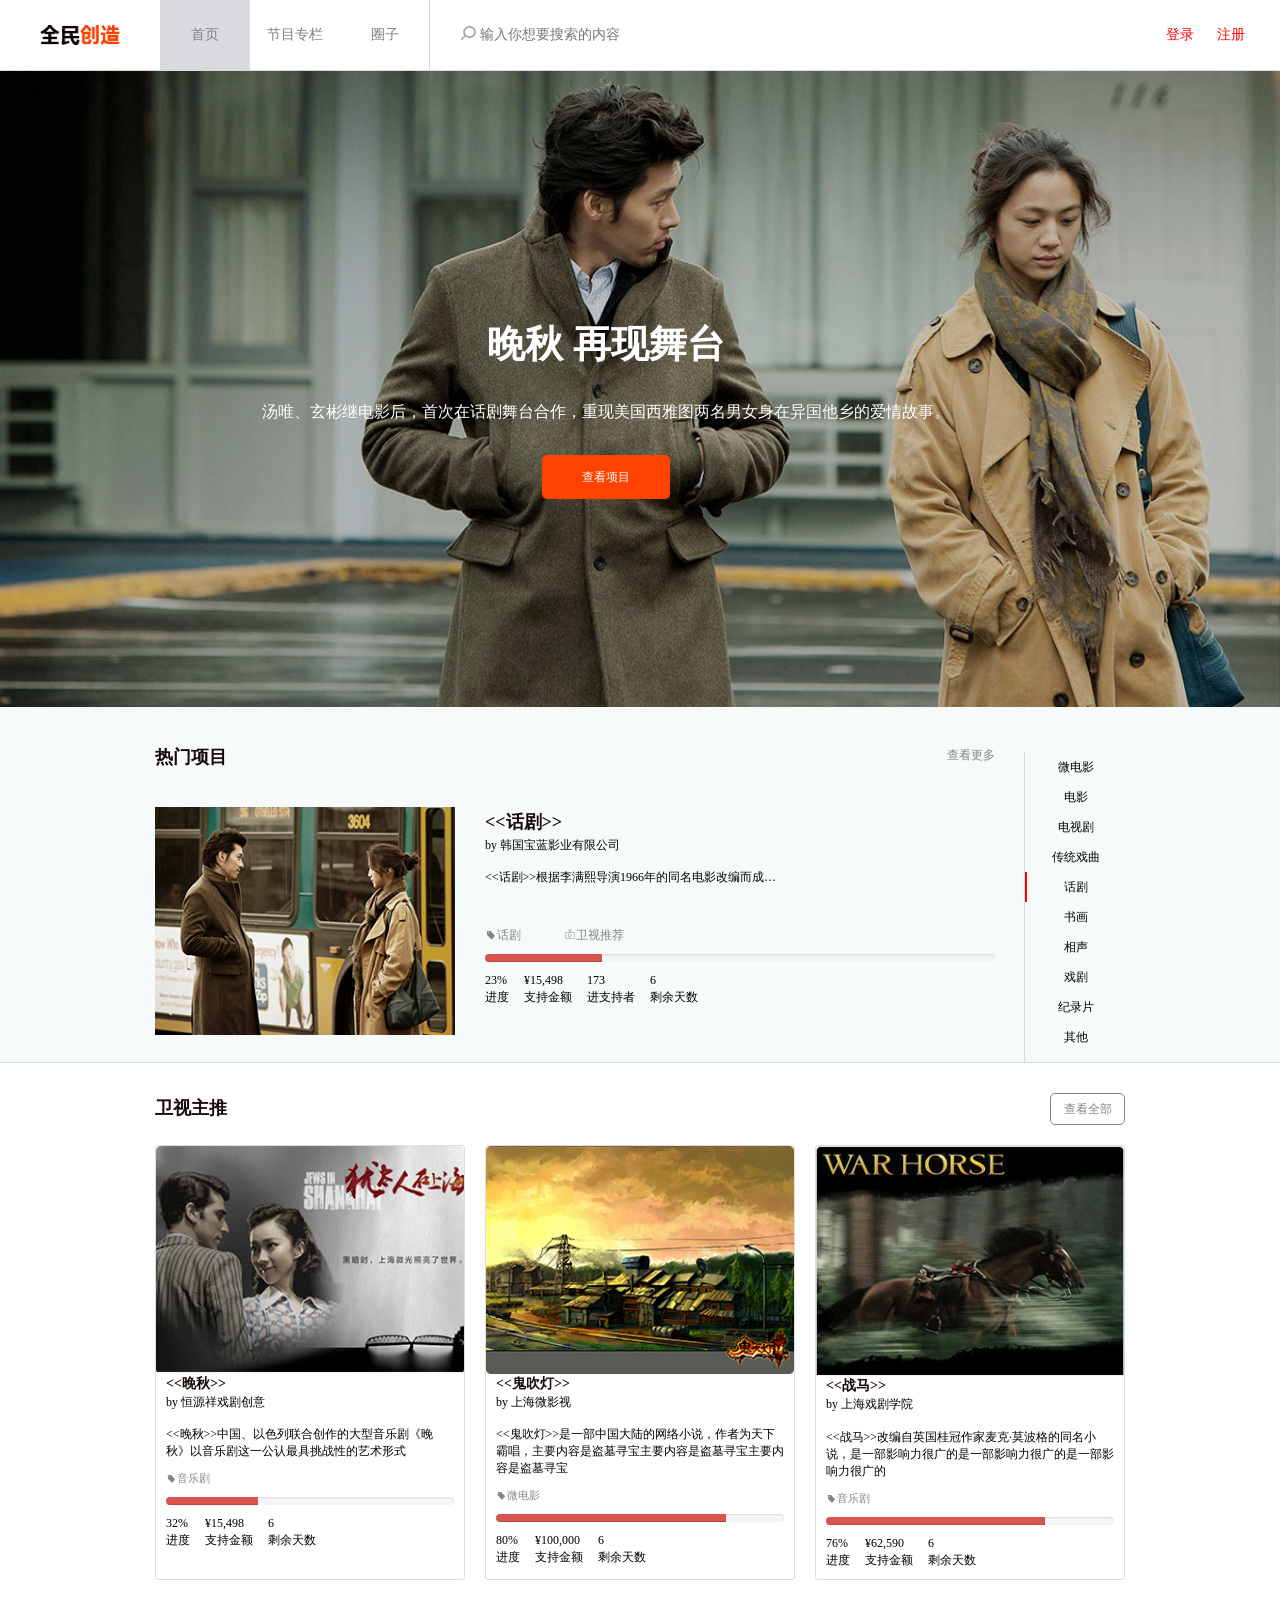
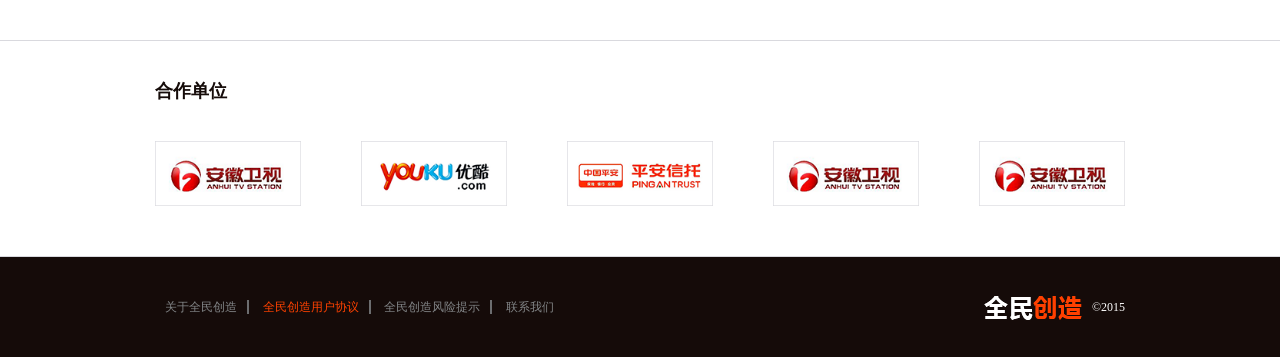
<file: qmgj/index.html>
<!DOCTYPE html>
<html ng-app='qmgj'>
<head>
	<meta charset="utf-8">
	<meta http-equiv="X-UA-Compatible" content="IE=edge">
	<title>全民共进</title>
    <link rel="stylesheet" type="text/css" href="bootstrap/css/bootstrap.css">
    <link rel="stylesheet" href="dest/app.min.css">
	<script src="bower_components/angular/angular.js"></script>
	<script src="bower_components/angular-ui-router/release/angular-ui-router.js"></script>
</head>
<body ng-controller='homeController'>
    <header>
    	<div class="index-top clear">
			<img src="images/index-logo.png" alt="" class="index-logo">
			<div class="index-nav clear">
                <a ui-sref="home" title="" class="active" ui-sref-active='active'>首页</a>
                <a title="" ui-sref-active='active'>节目专栏</a>
				<a ui-sref="circle" title="" ui-sref-active='active'>圈子</a>
			</div>
			<span class="icon icon1">&#xe601;</span>
			<input type="text" name="" value="" placeholder="输入你想要搜索的内容">
			<div class="index-nav-right">
				<a ui-sref='login'>登录</a>
				<a ui-sref='zhuce'>注册</a>
			</div>
	    </div>
    </header>
    <div ui-view></div>
    <footer>
    	<div class="footer">
     	    <div class="index-footer2">
     	        <div class="container">
     	        	<div class="index-footer2-left">
     	 	 		    <a href="#" title="">关于全民创造</a>
     	 	 		    <a href="#" title="">全民创造用户协议</a>
     	 	 		    <a href="#" title="">全民创造风险提示</a>
     	 	 		    <a href="#" title="">联系我们</a>
     	 	 	    </div>
     	 	 	    <div class="index-footer2-right clear">
     	 	 	        <span class="index-logo2"><img src="images/index-logo2.png" alt=""></span>
     	 	 	        <span class="adr">&copy;2015</span>
     	 	 	    </div>
     	        </div>
     	 	</div>
        </div>
    </footer>
	<script src="dest/app.min.js"></script>
</body>
</html>
</file>
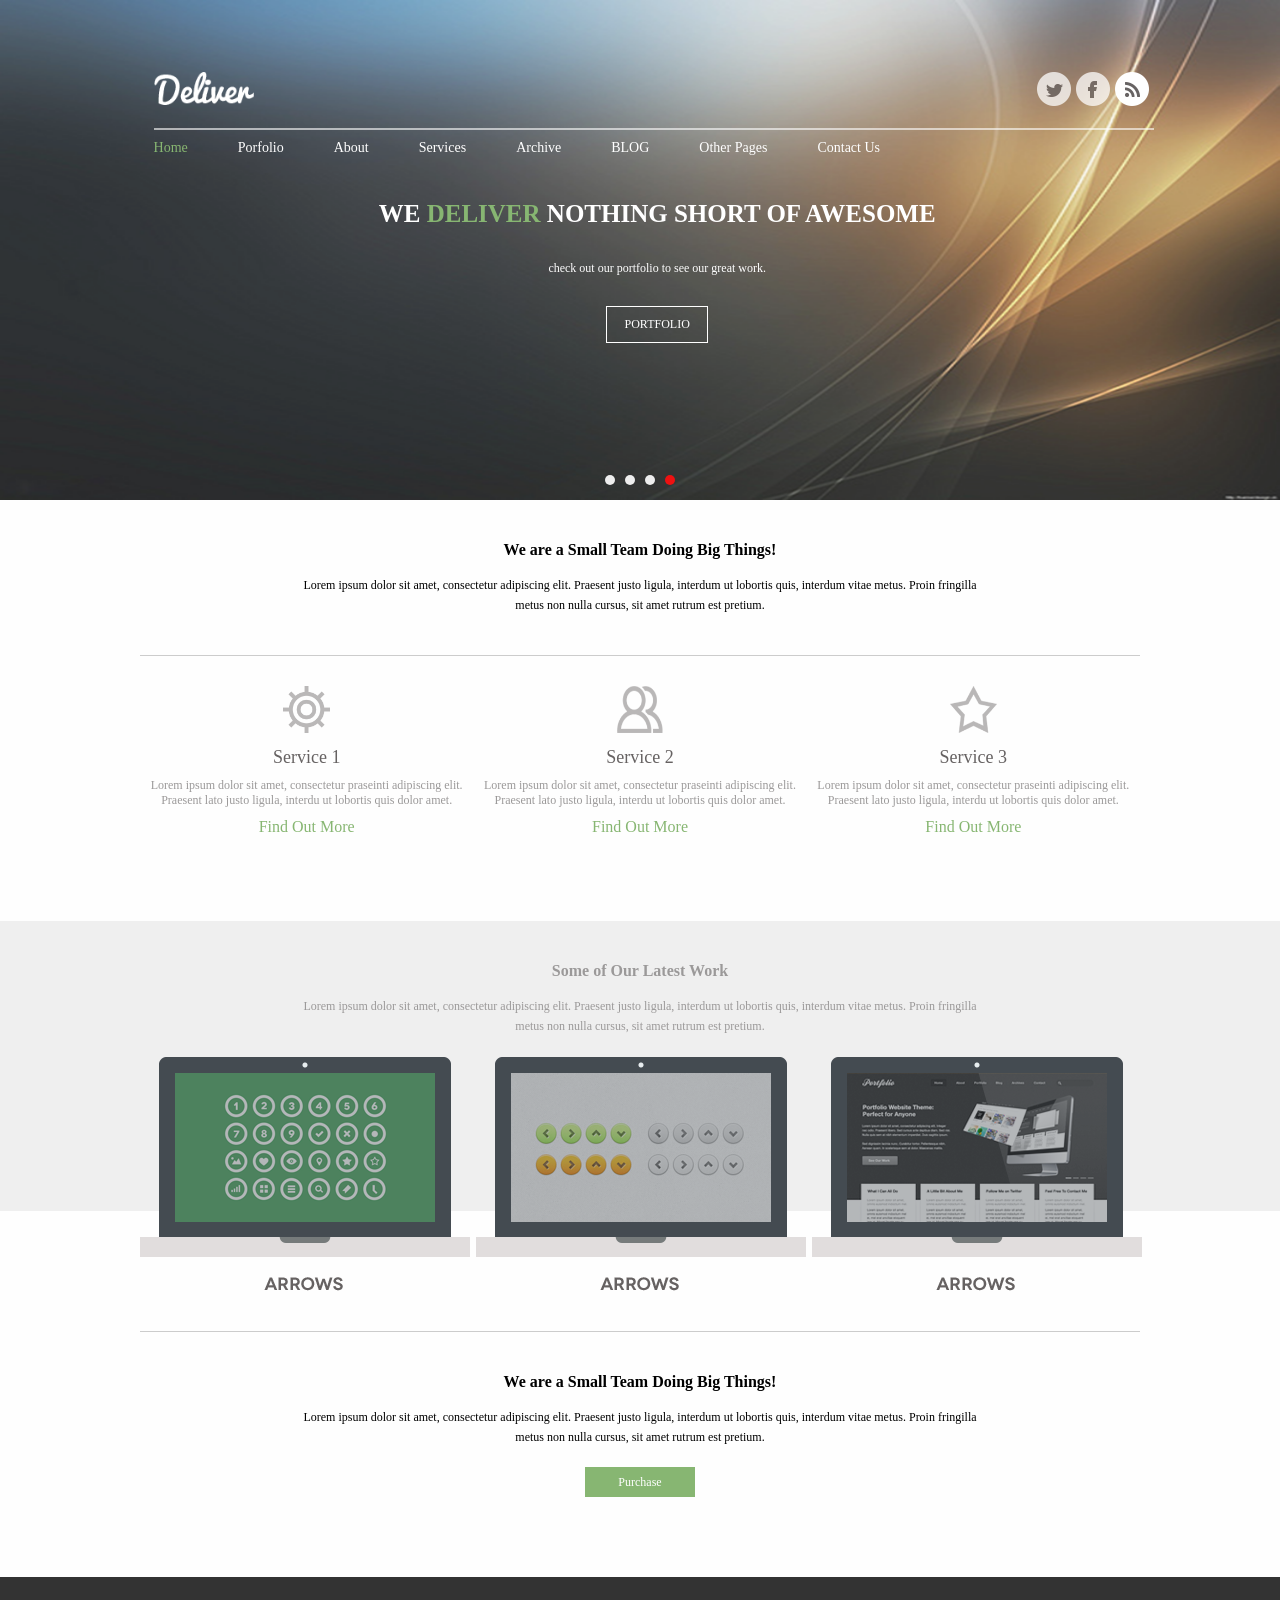
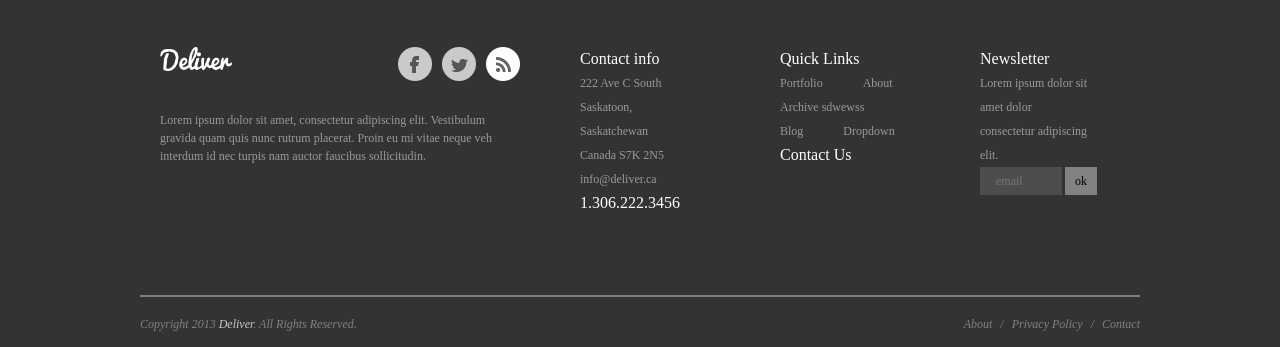
<file: seajs-project2/app/index.html>
<!DOCTYPE html>
<html>
<head>
	<meta charset="utf-8">
	<meta http-equiv="X-UA-Compatible" content="IE=edge">
	<title></title>
	<link rel="stylesheet" href="../dest/app.min.css">
</head>
<body>
    
    <!-- banner -->
    <div id="slideImgBox"></div>
    <!-- banner -->

    <!-- nav -->
    <div class="nav">
      <div class="nav-top clear">
         <img src="images/logo.png" alt="" class="logo">
         <div class="nav-right clear">
            <a href="#" title=""><img src="images/twitter.png" alt=""></a>
            <a href="#" title=""><img src="images/facebook.png" alt=""></a>
            <a href="#" title=""><img src="images/rss.png" alt=""></a>
        </div>
    </div>
    <div class="hr"></div>
    <ul class="nav-list">
     <li><a href="#" title="" class="active">Home</a></li>
     <li><a href="Portfolio.html" title="">Porfolio</a></li>
     <li><a href="about.html" title="">About</a></li>
     <li><a href="services.html" title="">Services</a></li>
     <li><a href="Archive.html" title="">Archive</a></li>
     <li><a href="Blog.html" title="">BLOG</a></li>
     <li><a href="Other.html" title="">Other Pages</a></li>
     <li><a href="Contact.html" title="">Contact Us</a></li>
 </ul>
</div>
<!-- nav -->

<!-- main -->
<div class="main">
   <div class="main-title">
      <p class="main-txt1">We are a Small Team Doing Big Things!</p>
      <p class="main-txt2">Lorem ipsum dolor sit amet, consectetur adipiscing elit. Praesent justo ligula, interdum ut lobortis quis, interdum vitae metus. Proin fringilla metus non nulla cursus, sit amet rutrum est pretium.</p>
  </div>
  <div class="mainof1 container clear">
      <div class="news">
         <p>
             <img src="images/icon1.png" alt="">
         </p>
         <p class="news-p1">Service 1</p>
         <p>Lorem ipsum dolor sit amet, consectetur praseinti adipiscing elit. Praesent lato justo ligula, interdu ut lobortis quis dolor amet.</p>
         <p class="news-p2">Find Out More</p>
     </div>
     <div class="news">
         <p>
            <img src="images/icon2.png" alt="">
        </p>
        <p class="news-p1">Service 2</p>
        <p>Lorem ipsum dolor sit amet, consectetur praseinti adipiscing elit. Praesent lato justo ligula, interdu ut lobortis quis dolor amet.</p>
        <p class="news-p2">Find Out More</p>
    </div>
    <div class="news">
     <p>
        <img src="images/icon3.png" alt="">
    </p>
    <p class="news-p1">Service 3</p>
    <p>Lorem ipsum dolor sit amet, consectetur praseinti adipiscing elit. Praesent lato justo ligula, interdu ut lobortis quis dolor amet.</p>
    <p class="news-p2">Find Out More</p>
</div>
</div>
<div class="mainof2">
   <div class="mainof2-box container">
      <div class="main-title">
         <p class="main-txt1">Some of Our Latest Work</p>
         <p class="main-txt2">Lorem ipsum dolor sit amet, consectetur adipiscing elit. Praesent justo ligula, interdum ut lobortis quis, interdum vitae metus. Proin fringilla metus non nulla cursus, sit amet rutrum est pretium.</p>
     </div>
     <div class="computer clear">
         <div class="img">
            <div class="imgBox">
                <img src="images/inner-1.png" alt="">
            </div>
        </div>
        <div class="img">
            <div class="imgBox">
                <img src="images/inner-2.png" alt="">
            </div>
        </div>
        <div class="img">
            <div class="imgBox">
                <img src="images/inner-3.png" alt="">
            </div>
        </div>
    </div>
</div>
</div>
<div class="mainof3 container">
    <div class="main-title">
       <p class="main-txt1">We are a Small Team Doing Big Things!</p>
       <p class="main-txt2">Lorem ipsum dolor sit amet, consectetur adipiscing elit. Praesent justo ligula, interdum ut lobortis quis, interdum vitae metus. Proin fringilla metus non nulla cursus, sit amet rutrum est pretium.</p>
       <p class="mainof3-btn">Purchase</p>
    </div>
</div>


</div>
<!-- main -->
<!-- footer -->
<div class="footer">
   <ul class="footer-box container clear">
      <li class="li1">
         <div class="li1-title clear">
            <img src="images/logo.png" alt="" class="logo1">
            <div class="li1-title-right clear">
               <a href="#"><img src="images/facebook.png" alt=""></a>
               <a href="#"><img src="images/twitter.png" alt=""></a>
               <a href="#"><img src="images/rss.png" alt=""></a>
           </div>
       </div>
       <p>
           Lorem ipsum dolor sit amet, consectetur adipiscing elit. Vestibulum gravida quam quis nunc rutrum placerat. Proin eu mi vitae neque veh interdum id nec turpis nam auctor faucibus sollicitudin.
       </p>
   </li>
   <li class="li2">
     <ul>
        <li class="contact">Contact info</li>
        <li>222 Ave C South</li>
        <li>Saskatoon, Saskatchewan </li>
        <li>Canada S7K 2N5</li>
        <li>info@deliver.ca</li>
        <li class="contact">1.306.222.3456</li>
    </ul>
</li>
<li class="li2 li3">
   <ul>
      <li class="contact">Quick Links</li>
      <li>Portfolio</li>
      <li>About</li>
      <li>Archive sdwewss</li>
      <li>Blog</li>
      <li>Dropdown</li>
      <li class="contact">Contact Us</li>
  </ul>
</li>
<li class="li2">
     <ul>
        <li class="contact">Newsletter</li>
        <li>Lorem ipsum dolor sit amet dolor </li>
        <li>consectetur adipiscing elit. </li>
        <li class="email clear">
           <input type="email" name="" value="" placeholder="email">
           <span>ok</span>
       </li>
    </ul>
</li>
</ul>
<address class="container clear">
    <div class="addr-left">
           <span>
              Copyright 2013 <span class="Del">Deliver</span>. All Rights Reserved.
           </span>
    </div>
    <div class="addr-right">
       <a href="#" title="">About</a>
       <span>/</span>
       <a href="#" title="">Privacy Policy</a>
       <span>/</span>
       <a href="#" title="">Contact</a>
    </div>
</address>
</div>
<!-- footer -->


<script src="bower_components/jquery/dist/jquery.min.js"></script>
<script src="bower_components/seajs/dist/sea.js"></script>
<script src="bower_components/jquery/dist/jquery.transit.js"></script>
<script src="bower_components/underscore/underscore.js"></script>
<script>
  seajs.config({
    base: './'
});
  seajs.use(['js/index.js'], function(a) {
    a.initPage();
});


</script>

</body>
</html>
</file>
<file: qmgj/dest/app.min.css>
*,.icon{font-size:12px}*{margin:0;padding:0;color:#000;font-family:'微软雅黑'}li{list-style:none}a{text-decoration:none}img{display:block;width:100%;border:0}h1,h2,h3,h4,h5,h6{font-weight:400}input{outline:0}.clear:after{content:"";clear:both;height:0;display:block;visibility:hidden}@font-face{font-family:iconfont;src:url(../font/iconfont.eot);src:url(../font/iconfont.eot?#iefix) format('embedded-opentype'),url(../font/iconfont.woff) format('woff'),url(../font/iconfont.ttf) format('truetype'),url(../font/iconfont.svg#iconfont) format('svg')}.icon{font-family:iconfont!important;font-style:normal;color:#828587;-webkit-font-smoothing:antialiased;-moz-osx-font-smoothing:grayscale}.icon-biaoqian:before{content:"\e600"}.icon-duigou:before{content:"\e604"}.icon-weixin:before{content:"\e603"}.icon-fangdajing-copy:before{content:"\e601"}.icon-tv:before{content:"\e602"}header{border-bottom:1px solid #d9d9de}header .index-top{height:70px}header .index-top .index-logo{width:80px;float:left;margin:25px 40px}header .index-top .index-nav{float:left;text-align:center}header .index-top .index-nav a{width:90px;color:#828282;font-size:14px;float:left;line-height:70px}header .index-top .index-nav a.active,header .index-top .index-nav a:hover{background-color:#d9d9de}header .index-top .index-nav a:last-child{border-right:1px solid #d9d9de}header .index-top .icon1{margin-left:30px;color:#a9a9a9;font-size:17px}header .index-top input{border:0;background:0 0;font-size:14px;color:#a9a9a9;line-height:70px;font-family:'微软雅黑'}header .index-top .index-nav-right{float:right;line-height:70px}header .index-top .index-nav-right a{color:red;font-size:14px}header .index-top .index-nav-right a:last-child{margin:0 35px 0 20px}footer .footer{border-top:1px solid #d9d9de}footer .footer .company{font-weight:bolder;font-size:18px;color:#150b09;line-height:100px}footer .footer ul{padding-bottom:40px}footer .footer ul li{float:left;width:146px;margin-right:60px}footer .footer ul li:last-child{margin-right:0}footer .footer .index-footer2{background-color:#150b09;line-height:100px;height:100px}footer .footer .index-footer2 .index-footer2-left{float:left;font-size:14px}footer .footer .index-footer2 .index-footer2-left a{color:#828587;padding:0 10px;border-right:2px solid #6c6d6f}footer .footer .index-footer2 .index-footer2-left a:last-child{border:none}footer .footer .index-footer2 .index-footer2-left a:nth-child(2){color:#ff4200}footer .footer .index-footer2 .index-footer2-right{float:right}footer .footer .index-footer2 .index-footer2-right .index-logo2{float:left;margin-top:38.5px}footer .footer .index-footer2 .index-footer2-right .adr{color:#fff;font-size:12px;float:left;margin-left:10px}

.detail-title{font-weight:700}.detail-title .detail-title1{font-size:22px;color:#150b09;line-height:50px}.detail-title .detail-title2{font-size:14px;color:#150b09;margin-bottom:43px}.detailbox .detailof1-img{float:left;width:615px}.detailbox .detailof1-right{float:left;color:#150b09;width:325px;margin:0 0 0 30px;border-bottom:1px solid #d9d9de;padding-bottom:31px}.detailbox .detailof1-right .num{font-size:40px;font-weight:700}.detailbox .detailof1-right .news{font-size:14px}.detailbox .detailof1-right .detail-btnbox{margin:29px 0}.detailbox .detailof1-right .detail-btnbox .detail-btn{background-color:#ff4200;-webkit-border-radius:5px;border-radius:5px;font-size:16px;color:#fff;width:150px;padding:10px 0;text-align:center;float:left}.detailbox .detailof1-right .detail-btnbox .detail-share{float:left;line-height:46px;margin-left:15px;color:#828587;font-size:14px}.detailbox .detailof1-right span{font-size:12px;color:#828587}.detailbox .detailof1-right .detailof1-news .news1{color:#828587;font-size:12px;margin-right:20px}.detailbox .detailof1-news2{margin-top:20px}.detailbox .detailof1-news2 .detailof1-news-left{float:left;width:630px;font-size:16px;color:#150b09}.detailbox .detailof1-news2 .detailof1-news-right{float:right;width:240px}.detailbox .detailof1-news2 .detailof1-news-right .logo-title{float:left}.detailbox .detailof1-news2 .detailof1-news-right .logo-title p{line-height:20px;font-size:14px;color:#150b09;font-family:'微软雅黑'}.detailbox .detailof1-news2 .detailof1-news-right .logo-title p span{color:#00a0ff;margin-right:15px}.detailbox .detailof1-news2 .detailof1-news-right .logo-news{float:left;width:55px;margin-left:15px}.detail-navboxx{border-bottom:1px solid #d9d9de;background-color:#fff;margin-bottom:20px}.detail-navboxx .detail-navbox2 span{color:#150b09;font-size:14px;height:83px;width:80px;cursor:pointer;line-height:83px;float:left;text-align:center;margin-left:20px;font-weight:700}.detail-navboxx .detail-navbox2 span.active2,.detail-navboxx .detail-navbox2 span:hover{border-bottom:4px solid #ff4200;color:#ff4200}.footer{position:relative}.footer .footer-left{float:left;width:66%}.footer .footer-rightBox{float:right;width:290px}.footer .footer-rightBox .footer-right{float:left;width:320px;background-color:#f7fafa;-webkit-border-radius:6px;border-radius:6px;padding-bottom:40px;margin-bottom:30px;border:1px solid #d9d9de}.footer .footer-rightBox .footer-right .footer-right-title{border-bottom:1px solid #d9d9de;line-height:47px;padding:0 20px}.footer .footer-rightBox .footer-right .footer-right-title .five{font-weight:700;float:left;font-size:15px}.footer .footer-rightBox .footer-right .footer-right-title .support{color:#ff4200;float:right}.footer .footer-rightBox .footer-right .footer-right-title .limit{float:right}.footer .footer-rightBox .footer-right .footer-rightbox{width:280px;margin:0 auto}.footer .footer-rightBox .footer-right .footer-rightbox p .span1{color:#ff4200;font-weight:700}.footer .footer-rightBox .footer-right .footer-rightbox .p1{line-height:100px;font-weight:700;font-size:14px}.footer .footer-rightBox .footer-right .footer-rightbox .p3{line-height:70px}.footer .footer-rightBox .footer-right .footer-rightbox .p3 span{font-weight:700}.footer .footer-rightBox .footer-right .footer-rightbox .support-btn{padding:10px 20px;background-color:#ff4200;text-align:center;font-size:16px;width:160px;-webkit-border-radius:5px;border-radius:5px}.footer .footer-rightBox .footer-right .footer-rightbox .support-btn a{font-weight:700;color:#fff}.footer .footer-rightBox .footer-rightof2{background-color:#ffffc9}.footer .footer-rightBox .footer-rightof2 .footer-rightbox{margin-top:30px}
.detailof1{padding-bottom:25px}.detailof1 .detailof1-title{margin-top:50px}.detailof1 .detailof1-title .success{width:150px;margin-left:70px}.detailof1 .detailof1-title span{font-weight:700;font-size:18px;float:left}.detailof1 .detailof1-title .detailof1-title-right{float:right;width:40%}.detailof1 .detailof1-main{border:1px solid #e3e3e7;background-color:#f7fafa;margin-top:40px;-webkit-border-radius:4px;border-radius:4px;padding:0 75px 30px 30px}.detailof1 .detailof1-main h1 .span1{color:#858585}.detailof1 .detailof1-main h1 .price2{color:#ff4200;font-size:20px;font-weight:700}.detailof1 .detailof1-main .detailof1-mainof1 .span2{color:#858585}.detailof1 .detailof1-main .detailof1-mainof1 .detailof1-main-news{float:right;width:810px}.detailof1 .detailof1-main .detailof1-mainof1 .detailof1-main-news span{line-height:28px}.detailof1 .detailof1-main .detailof1-mainof1 .detailof1-main-news p{color:#150b09;line-height:30px}.detailof1 .detailof1-main .detailof1-mainof2{margin-bottom:30px}.detailof1 .detailof1-main .detailof1-mainof2 .txt1{color:#858585}.detailof1 .detailof1-main .detailof1-mainof2 textarea{width:810px;float:right;height:100px;border:1px solid #e3e3e7;-webkit-border-radius:4px;border-radius:4px}.detailof1 .detailof1-main .detailof1-mainof2 input{height:30px;width:70px;text-align:center;-webkit-border-radius:4px;border-radius:4px}.detailof1 .detailof1-main .detailof1-mainof2 .txt2{font-weight:700}.detailof1 .detailof1-main .detailof1-mainof2 .txt3{color:#ff4200}.detailof1 .p1{font-weight:700;margin-top:30px;font-size:14px}.detailof1 .p2{margin-bottom:40px}.detailof1 a{padding:10px 40px;background-color:#ff4200;text-align:center;color:#fff;-webkit-border-radius:4px;border-radius:4px;font-weight:700;font-size:16px}
.detailof2 .detailof2-main .pay .txt1.active,.detailof2 .detailof2-main .pay .txt2.active{background:url(../images/a-yes.png)}.detailof2{padding-bottom:40px}.detailof2 .detailof2-title{margin-top:50px}.detailof2 .detailof2-title span{font-weight:700;font-size:18px;float:left}.detailof2 .detailof2-title .detailof2-title-right{float:right;width:40%}.detailof2 .detailof2-main .pay .txt1,.detailof2 .detailof2-main .pay .txt2{float:left;cursor:pointer;width:100px;height:30px;text-align:center;line-height:30px}.detailof2 .detailof2-main h1 span .time{color:#e68766}.detailof2 .detailof2-main .pay{margin-top:30px;border-bottom:1px solid #d9d9de}.detailof2 .detailof2-main .pay .txt1{margin-right:10px;border:1px solid #ccc;border-bottom:none}.detailof2 .detailof2-main .pay .txt2{border:1px solid #ccc;border-bottom:none}.detailof2 .detailof2-main .pay .txt3{float:right;line-height:30px}.detailof2 .detailof2-main .pay .txt4{float:right;font-size:20px;font-weight:700;color:#ff4200;line-height:30px;margin-left:10px}.detailof2 .detailof2-main .pay-bank h6{line-height:75px}.detailof2 .detailof2-main .pay-bank .container{border-bottom:1px solid #d9d9de;padding-bottom:30px;margin-bottom:50px}.detailof2 .detailof2-main .pay-bank .container .row .bank{margin-bottom:20px;background:url(../images/bank2.png) center left no-repeat;padding-left:20px}.detailof2 .detailof2-main .pay-bank .container .row .bank.active{background:url(../images/bank1.png) center left no-repeat}.detailof2 .detailof2-main .detaileof2-btn{padding:10px 40px;background-color:#ff4200;-webkit-border-radius:4px;border-radius:4px}.detailof2 .detailof2-main .detaileof2-btn a{color:#fff;font-weight:700;font-size:14px}
.detailof3{padding-bottom:40px}.detailof3 .detailof3-title{margin-top:50px}.detailof3 .detailof3-title .success{width:150px;float:left;margin-left:100px}.detailof3 .detailof3-title-right{float:right;margin-right:20px}.detailof3 .detailof3-main{margin-top:45px;background-color:#f7fafa;border:1px solid #dbdbe0;-webkit-border-radius:4px;border-radius:4px;padding:70px 230px 60px 90px}.detailof3 .detailof3-main .t1{color:#150b09;font-size:16px;line-height:60px;font-weight:700}.detailof3 .detailof3-main .t2{color:#150b09;font-size:14px;line-height:25px}.detailof3 .detailof3-main .t3{background-color:#58c7e7;color:#fff;line-height:90px;padding:10px 20px;-webkit-border-radius:4px;border-radius:4px;margin-right:30px}
body{font-family:'微软雅黑'}.container{width:1000px;margin:0 auto}.rel{position:relative}.abs{position:absolute}.active{background-color:#f5f6f7}.index-banner .index-bannerTxt{top:35%;left:20%;z-index:1;width:700px;text-align:center}.index-banner .index-bannerTxt h1{color:#fff;font-size:38px;font-weight:700;line-height:100px}.index-banner .index-bannerTxt p{font-size:16px;color:#fff;line-height:35px;margin-bottom:40px}.index-banner .index-bannerTxt span{padding:15px 40px;background-color:#ff4200;color:#fff;-webkit-border-radius:5px;border-radius:5px;cursor:pointer}.index-mainof1{background-color:#f7fafa;margin-bottom:30px;border-bottom:1px solid #d9d9de}.index-mainof1 .index-mainof1-left{float:left}.index-mainof1 .index-mainof1-left .index-hot{float:left;color:#150b09;font-size:18px;font-weight:700;line-height:100px}.index-mainof1 .index-mainof1-left .index-more{float:right;color:#828587;font-size:12px;margin-top:40px}.index-mainof1 .index-mainof1-left .index-mainof1-news{float:left}.index-mainof1 .index-mainof1-left .index-mainof1-news img{cursor:pointer;width:300px;float:left}.index-mainof1 .index-mainof1-left .index-mainof1-news .index-mainof1-news-center{margin-left:30px;width:510px;height:80px;float:left}.index-mainof1 .index-mainof1-left .index-mainof1-news h1{font-size:18px;color:#150b09;font-weight:700;line-height:30px}.index-mainof1 .index-mainof1-left .index-mainof1-news p{overflow:hidden;text-overflow:ellipsis;white-space:nowrap;width:300px}.index-mainof1 .index-mainof1-left .index-mainof1-news .computer{margin-bottom:15px}.index-mainof1 .index-mainof1-left .index-mainof1-news .TV{margin-top:40px;margin-bottom:10px}.index-mainof1 .index-mainof1-left .index-mainof1-news .TV span{font-size:12px;color:#828587;margin-right:40px}.index-mainof1 .index-mainof1-left .index-mainof1-news .percent li{float:left;margin-right:15px}.index-mainof1-right{float:right;margin-top:45px;border-left:1px solid #dadada}.index-mainof1-right ul li{line-height:30px;width:100px;cursor:pointer;text-align:center;display:block;color:#000;border-left:2px solid transparent}.index-mainof1-right ul li.active8,.index-mainof1-right ul li:hover{border-left:2px solid red}.index-mainof2{margin-bottom:30px}.index-mainof2 .index-mainof2-title .index2-hot{float:left;color:#150b09;font-size:18px;font-weight:700;line-height:30px}.index-mainof2 .index-mainof2-title .index2-more{float:right;width:75px;line-height:30px;border:1px solid #828587;text-align:center;color:#828587;-webkit-border-radius:5px;border-radius:5px}.index-mainof2 .index-mainof2-news{display:-webkit-flex;display:-webkit-box;display:-ms-flexbox;display:flex;-webkit-box-pack:justify;-webkit-justify-content:space-between;-ms-flex-pack:justify;justify-content:space-between;margin-bottom:30px}.index-mainof2 .index-mainof2-news img{cursor:pointer}.index-mainof2 .index-mainof2-news .index-mainof2-news1{padding-bottom:10px;width:310px;margin-top:20px;border:1px solid #dedee2;-webkit-border-radius:3px;border-radius:3px}.index-mainof2 .index-mainof2-news .index-mainof2-news1 .index-mainof2-news-center{padding:0 10px}.index-mainof2 .index-mainof2-news .index-mainof2-news1 .index-mainof2-news-center h1{font-size:14px;color:#150b09;font-weight:700}.index-mainof2 .index-mainof2-news .index-mainof2-news1 .index-mainof2-news-center .computer{margin-bottom:15px}.index-mainof2 .index-mainof2-news .index-mainof2-news1 .index-mainof2-news-center .TV{margin-bottom:10px}.index-mainof2 .index-mainof2-news .index-mainof2-news1 .index-mainof2-news-center .TV span{font-size:11px;color:#828587;margin-right:40px}.index-mainof2 .index-mainof2-news .index-mainof2-news1 .index-mainof2-news-center .percent li{float:left;margin-right:15px}
input:-webkit-autofill{background-color:#FAFFBD;background-image:none;color:#000;-webkit-box-shadow:0 0 0 1000px #fff inset!important}.box{width:400px;border:1px solid #dbdbe0;margin:30px auto;padding:0 20px}.box h3{line-height:70px}.box .rem .duigou{width:20px;height:20px;background-color:#28FF46;color:#fff}.box div input{height:40px;-webkit-border-radius:5px;border-radius:5px;width:370px;padding:0 10px;border:1px solid #dcdbe0;margin-bottom:10px}.box div{font-size:12px;line-height:20px;margin-bottom:20px}.box .check-box{background:url(../images/show1.png) no-repeat;width:13px;cursor:pointer;height:13px;padding-left:20px}.box .check-box.active{background:url(../images/show.png) no-repeat}.box .zhuce{text-align:center;color:#fff;background-color:#2bde73;width:360px;margin:30px auto;-webkit-border-radius:5px;border-radius:5px;height:40px;font-size:20px;line-height:40px}.box .zhuce a{color:#fff;font-size:18px}.box .login{width:300px;margin-left:120px;margin-top:25px}.box .login span{width:30px;height:30px;-webkit-border-radius:15px;border-radius:15px;float:left;margin-right:10px;line-height:45px;margin-left:10px}.box .login .qq center img,.box .login .weibo center img,.box .login .weixin center img{margin-top:6px;width:20px}.box .login .weixin{border:1px solid green}.box .login .qq{border:1px solid #00f}.box .login .weibo{border:1px solid #ff0}.box .login .footer{border-top:1px solid #ccc;border-bottom:1px solid #ccc;background-color:#f7f7f8;padding:0;margin-bottom:15px;line-height:40px;margin-top:30px}.box .login .footer center{line-height:40px;background-color:#ccc}.box .login .footer center .span1{color:#838383}.box .login .footer center .span2{color:#00a0ff}
.my{background-color:#f5f4f3;padding-bottom:65px}.my .mybox{background-color:#effaff;padding-bottom:30px}.my .mybox .mybox-title .mybox-title-left{float:left;width:140px;text-align:center;margin-left:50px;margin-right:70px}.my .mybox .mybox-title .mybox-title-left img{float:left;margin-left:10px}.my .mybox .mybox-title .mybox-title-left .boy{margin:30px 0 10px}.my .mybox .mybox-title .mybox-title-left .message,.my .mybox .mybox-title .mybox-title-left .mobile,.my .mybox .mybox-title .mybox-title-left .person{width:30px}.my .mybox .mybox-title .mybox-title-right{float:left;width:700px;margin-top:30px}.my .mybox .mybox-title .mybox-title-right div{border-bottom:1px solid #d9d9de;margin-bottom:30px}.my .mybox .mybox-title .mybox-title-right div span{line-height:60px}.my .mybox .mybox-title .mybox-title-right div .user{font-size:18px;color:#150b09;font-weight:700;margin-right:20px}.my .mybox .mybox-title .mybox-title-right div .h,.my .mybox .mybox-title .mybox-title-right p{color:#828282;font-size:14px}.my .mybox .mybox-title .mybox-title-right p span{float:left;margin-right:10px}.my .mybox .mybox-title .mybox-title-right p span:last-child{color:#ff4200}.my .mybox .mybox-title .mybox-title-right p .safebox{width:200px;background-color:#ccc;display:block;height:7px;-webkit-border-radius:40px;border-radius:40px;margin-top:5px;position:relative;overflow:hidden}.my .mybox .mybox-title .mybox-title-right p .safebox .safe{width:150px;background-color:#ff4200;display:block;height:7px;line-height:7px;position:absolute;left:0;top:0}.my .mybox-main{margin-top:10px;margin-bottom:30px;position:relative}.my .mybox-main .mybox-main-left{position:absolute;left:0;top:0;bottom:0;width:160px;margin-right:10px;background-color:#fff;text-align:center;padding-top:30px}.my .mybox-main .mybox-main-left p{margin-top:32px}.my .mybox-main .mybox-main-left p a{border-bottom:1px dashed #6a6a6a;font-size:14px;padding-bottom:10px;color:#6a6a6a}.my .mybox-main .mybox-main-left p a.active3,.my .mybox-main .mybox-main-left p a:hover{border-bottom:1px dashed #ff4200;color:#ff4200}.my .mybox-main .mybox-main-right{float:right;min-height:400px}
.project{float:left;padding-bottom:60px}.project img{width:100%}
.test1{background-color:#fff;padding:30px;width:800px}.test1 .test1-title{border-bottom:1px solid #d9d9de;margin-bottom:30px}.test1 .test1-title h1{font-size:12px;color:#150b09;font-weight:700;border-left:3px solid #43aefc;margin-bottom:5px;padding-left:10px}.test1 .container .row .col-md-6{width:380px;padding-left:0;margin-bottom:20px}.test1 .container .row .col-md-6 .index-mainof1-news{border:1px solid #dcdce0}.test1 .container .row .col-md-6 .index-mainof1-news img{width:142px;float:left}.test1 .container .row .col-md-6 .index-mainof1-news .index-mainof1-news-center{float:left;margin-left:20px;width:180px}.test1 .container .row .col-md-6 .index-mainof1-news .index-mainof1-news-center h1{font-size:14px;color:#150b09;font-weight:700;margin-top:10px}.test1 .container .row .col-md-4{width:252px;padding-left:0}.test1 .container .row .col-md-4 .index-mainof2-news1 .index-mainof2-news-center{padding:20px 10px;border-left:1px solid #dcdce0;border-right:1px solid #dcdce0;border-bottom:1px solid #dcdce0}.test1 .container .row .col-md-4 .index-mainof2-news1 .index-mainof2-news-center h1{color:#150b09;font-size:12px;font-weight:700;margin-bottom:10px}.test1 .container .row .col-md-4 .index-mainof2-news1 .index-mainof2-news-center p{color:#828587;font-size:10px}.test1 .container .row .col-md-4 .index-mainof2-news1 .index-mainof2-news-center .percent li{float:left;margin-right:15px}
.test2 .focus,.test2 .test2-title{margin-bottom:30px}.test2 .p1,.test2 .p1 .boybox,.test2 .test2-title img,.test2 p input{margin-left:20px}.test2{background-color:#fff;width:800px;padding:34px 30px 67px}.test2 .test2-title span{float:left;line-height:70px}.test2 .test2-title img{float:left;width:70px}.test2 .p1 .sex{margin-right:10px}.test2 .p1 .boybox{margin-right:6px;width:12px;height:12px;-webkit-border-radius:6px;border-radius:6px;border:1px solid #ccc;display:inline-block;position:relative}.test2 .p1 .boybox .boy{display:inline-block;width:10px;height:10px;left:0;top:0;-webkit-border-radius:5px;border-radius:5px;position:absolute}.test2 .p1 .boybox .boy.active6{background-color:#ED3535}.test2 .focus .focus-left{float:left;width:50px;height:86px;margin-right:22px}.test2 .focus .focus-right{float:left;width:400px}.test2 .focus .focus-right .li1{float:left;margin-left:20px;padding-left:20px;background:url(../images/show1.png) center left no-repeat;font-size:12px;color:#6a6a6a;margin-bottom:20px}.test2 .focus .focus-right .li1.active{background:url(../images/show.png) center left no-repeat}.test2 .btn{padding:10px 25px;background-color:#ff4200;color:#fff;text-align:center;font-size:14px;-webkit-border-radius:4px;border-radius:4px}
.test3-1{padding-bottom:70px}.test3-1 form{text-align:right;width:300px;margin-bottom:30px}.test3-1 form p{line-height:35px}.test3-1 form p input{margin-left:20px;width:200px;height:30px}.test3-1 div{text-align:left;padding-left:8px}.test3-1 div span{margin-left:18px;font-weight:700;line-height:30px}.save2{background-color:#ff4200;padding:10px 30px;-webkit-border-radius:4px;border-radius:4px;color:#fff;margin-left:35px}
.test3-2{padding-bottom:72px}.test3-2 .pId{color:#43aefc;margin-left:100px;line-height:60px}.test3-2 form{margin-bottom:30px;margin-left:10px;text-align:right;width:300px}.test3-2 form p{line-height:35px}.test3-2 form p input{margin-left:20px;width:200px;height:30px}.test3-2 form div{text-align:left;padding-left:100px}.test3-2 span{padding:10px 50px;background-color:#ff4200;-webkit-border-radius:4px;border-radius:4px;color:#fff;font-size:14px;margin-left:110px;margin-bottom:40px}
.test3{width:800px;background-color:#fff;padding:30px}.test3 .test3-title{padding:10px 0;border-bottom:1px solid #d9d9de}.test3 .test3-title a{color:#6a6a6a;padding:10px 0;margin-right:20px}.test3 .test3-title a.active4,.test3 .test3-title a:hover{border-bottom:3px solid #43aefc;color:#150b09}.test3 .test3-main{margin-top:30px}
.test4{width:800px;background-color:#fff;min-height:400px}
.test5{background-color:#fff;padding:30px;width:800px}.test5 .test5-nav{margin-bottom:40px}.test5 .test5-nav span{cursor:pointer;padding:10px;margin-left:10px}.test5 .test5-nav span.active5,.test5 .test5-nav span:hover{border-bottom:4px solid #43aefc}.test5 .test5-title{background-color:#f5f4f3;line-height:50px;margin-bottom:20px}.test5 .test5-title ul li{float:left;text-align:center;color:#150b09}.test5 .test5-title ul li.width0{width:340px;text-align:left;padding-left:50px}.test5 .test5-title ul li.width1{width:140px;margin-left:29px}.test5 .test5-title ul li.width2,.test5 .test5-title ul li.width3{width:115px}.test5 .test5-main .content-class{padding:10px 0;border-bottom:1px solid #d3d3d3;text-align:center}.test5 .test5-main .content-class li{float:left;margin-right:67px}.test5 .test5-main .content-class li.width3{margin-right:0}.test5 .test5-main .content-class li .img-class{width:160px;float:left}.test5 .test5-main .content-class li .info-class{float:left;margin-left:15px;text-align:left;margin-top:10px}.test5 .test5-main .content-class li .info-class h1{font-size:14px;color:#150b09;line-height:30px;font-weight:700}.test5 .test5-main .content-class li .info-class h3{font-size:11px;color:#828282}.test5 .test5-main .content-class li .info-class p{font-size:12px;color:#150b09;line-height:60px}.test5 .test5-main .content-class .width1,.test5 .test5-main .content-class .width2{margin-top:45px;color:#ff4200;font-weight:700}.test5 .test5-main .content-class .width3{margin-top:25px}.test5 .test5-main .content-class .width3 div{margin-bottom:10px}.test5 .test5-main .content-class .width3 #btn-pay{width:65px;height:30px;background-color:#ff4200;color:#fff;line-height:30px;-webkit-border-radius:4px;border-radius:4px}
.detail-nav{margin-bottom:20px;background-color:#f7fafa;padding:50px}.detail-nav .detail-navbox p a{padding:8px 10px;line-height:40px;-webkit-border-radius:5px;border-radius:5px;color:#4d4d4d;font-size:14px}.detail-nav .detail-navbox p a.active,.detail-nav .detail-navbox p a:hover{background-color:#ff4200;color:#fff}
input:-webkit-autofill{background-color:#FAFFBD;background-image:none;color:#000;-webkit-box-shadow:0 0 0 1000px #fff inset!important}.box{width:400px;border:1px solid #dbdbe0;margin:30px auto;padding:0 20px}.box h3{line-height:70px}.box div input{height:40px;-webkit-border-radius:5px;border-radius:5px;width:360px;padding:0 10px;border:1px solid #ccc;margin-bottom:10px}.box div{font-size:12px;line-height:20px;margin-bottom:20px}.box .zhuce{text-align:center;color:#fff;background-color:#2bde73;margin:30px auto;-webkit-border-radius:5px;border-radius:5px;height:40px;font-size:20px;line-height:40px}.box .login{width:300px;margin-left:115px;margin-top:25px}.box .login span{width:30px;height:30px;-webkit-border-radius:15px;border-radius:15px;float:left;margin-right:10px;line-height:45px;margin-left:10px}.box .login .qq center img,.box .login .weibo center img,.box .login .weixin center img{margin-top:6px;width:20px}.box .login .weixin{border:1px solid green}.box .login .qq{border:1px solid #00f}.box .login .weibo{border:1px solid #ff0}.box .login .footer{border-top:1px solid #ccc;border-bottom:1px solid #ccc;background-color:#f7f7f8;padding:0;margin-bottom:15px;line-height:40px;margin-top:30px}.box .login .footer center{line-height:40px;background-color:#ccc}.box .login .footer center .span1{color:#838383}.box .login .footer center .span2{color:#00a0ff}
</file>
<file: seajs-project2/dest/app.min.css>
*{margin:0;padding:0;font-size:12px;color:#000;font-family:'微软雅黑'}li{list-style:none}a{text-decoration:none}img{display:block;width:100%;border:0}h1,h2,h3,h4,h5,h6{font-weight:400}input{outline:0}.clear:after{content:"";clear:both;height:0;display:block;visibility:hidden}.footer{margin-top:40px;height:300px;padding-top:70px;background-color:#333}.footer .footer-box li{float:left;text-align:left;-webkit-box-sizing:border-box;box-sizing:border-box;padding:0 20px}.footer .footer-box .li1{width:40%}.footer .footer-box .li1 .li1-title .logo1{width:20%;float:left}.footer .footer-box .li1 .li1-title .li1-title-right{float:right;margin-bottom:30px}.footer .footer-box .li1 .li1-title .li1-title-right a{float:left;margin-left:10px}.footer .footer-box .li1 p{color:#9b9999;line-height:18px}.footer .footer-box .li2{width:20%}.footer .footer-box .li2 ul li{color:#9b9999;font-size:12px;line-height:24px}.footer .footer-box .li2 ul .contact{font-size:16px;color:#fefefe}.footer .footer-box .li2 ul .email input{float:left;width:50px;margin-right:3px;color:#9b9999;height:26px;padding:0 15px;border:1px solid #4e4c4c;background-color:#4e4c4c}.footer .footer-box .li2 ul .email span{float:left;cursor:pointer;padding:2px 10px;background-color:#828282}.footer address{margin-top:80px;padding-top:20px;border-top:2px solid grey}.footer address .addr-left{float:left}.footer address .addr-left span{color:grey}.footer address .addr-left span .Del{color:#cbcbcb}.footer address .addr-right{float:right}.footer address .addr-right span{color:grey;margin:0 5px}.footer address .addr-right a{color:grey}
#Portfolio .News3{background-color:#efefef;padding-bottom:60px}#Portfolio .News3 .News3-box .News3-list .News3-list1{float:left;width:235px;margin-right:20px}#Portfolio .News3 .News3-box .News3-list .News3-list1 .list1{width:235px;height:205px;margin-right:20px;background-color:#b6b6b6}#Portfolio .News3 .News3-box .News3-list .News3-list1 .txt1{color:#5f5b5b;line-height:25px}#Portfolio .News3 .News3-box .News3-list .News3-list1 .txt2{color:#8f8f8f;padding-bottom:10px;border-bottom:1px solid #c2c2c2}#Portfolio .News3 .News3-box .News3-list .News3-list1 .txt3{color:#8f8f8f;padding:15px 0}#Portfolio .News3 .News3-box .News3-list .News3-list1 .icon a{float:left;margin-right:10px}#Portfolio .News3 .News3-box .News3-list .News3-list1 .icon a img{width:34px}#Portfolio .News3 .News3-box .News3-list .News3-list2{float:left;width:245px;height:406px;margin-top:20px;text-align:center;margin-right:2px;background-color:#fff}#Portfolio .News3 .News3-box .News3-list .News3-list2 .list2-top{line-height:60px;font-size:22px;color:#fff;background-color:#87b672}#Portfolio .News3 .News3-box .News3-list .News3-list2 .list2-top .btn{color:#fff;padding:10px 20px;background-color:rgba(255,255,255,.3)}#Portfolio .News3 .News3-box .News3-list .News3-list2 .li-list{padding:0 20px}#Portfolio .News3 .News3-box .News3-list .News3-list2 .li-list li{color:#8f8f8f;line-height:42px;border-bottom:1px solid #c2c2c2}#Portfolio .News3 .News3-box .News3-list .News3-list2 .li-list .last-list1{border-bottom:none}#Portfolio .News3 .News3-box .News3-list .News3-list2 .li-list .hide{display:none}#Portfolio .News3 .News3-box .News3-list .News3-list2 .li-list .li-title p{color:#666262;font-size:42px;line-height:60px}#Portfolio .News3 .News3-box .News3-list .News3-list2 .li-list .li-title p sup{color:#666262;font-size:24px}#Portfolio .News3 .News3-box .News3-list .News3-list2:hover .li-list .hide{display:block}#Portfolio .News3 .News3-box .News3-list .last-list{margin-right:0}#Portfolio .news4{height:500px;margin-bottom:90px;padding-bottom:35px}
.arc-main{padding:30px 0}.arc-main .arc-main-left{float:left;width:60%}.arc-main .arc-main-left span{color:#8f8f8f}.arc-main .arc-main-left h2{color:#5f5b5b;line-height:50px;font-size:18px}.arc-main .arc-main-left .arc-list li a,.arc-main .arc-main-right p{color:#8f8f8f}.arc-main .arc-main-left .arc-list{padding:0 20px}.arc-main .arc-main-left .arc-list li{line-height:25px;padding-left:20px;background:url(../app/images/sj.png) 0 center no-repeat}.arc-main .arc-main-left .arc-list li span{margin-right:5px;display:inline-block;width:9px;height:12px}.arc-main .arc-main-right{width:30%;float:right}.arc-main .arc-main-right .p1{color:#666262;font-size:14px;margin-bottom:20px}.arc-main .arc-main-right .p3{color:#666262;font-size:14px}.arc-main .arc-main-right .p4{padding:10px 0;border-bottom:1px solid #ccc}.arc-main .arc-main-right .p5{border-bottom:none}.arc-main .arc-main-right .p6{color:#666262;font-size:14px;margin:30px 0 20px}.arc-main .arc-main-right .p7{line-height:40px}.arc-main .arc-main-right .p8{padding-bottom:20px;border-bottom:1px solid #ccc}.arc-main .arc-main-right .p8 span{color:#87b672;line-height:30px}.arc-main .arc-main-right .p9{border-bottom:none}.arc-main .arc-main-right .img li{float:left;background-color:green;width:67px;margin-right:10px;margin-bottom:10px;height:67px;cursor:pointer;overflow:hidden}.arc-main .arc-main-right .img li:nth-child(4n){margin-right:0}
.arc-main .arc-main-left #banner{position:relative;height:320px}.arc-main .arc-main-left #banner ul li{position:absolute;left:0;top:0}.arc-main .arc-main-left .title{color:#666262;font-size:16px;line-height:60px}.arc-main .arc-main-left .month{margin:0 0 20px}.arc-main .arc-main-left .month span{display:inline-block;padding:10px 20px 10px 30px;background-color:#efefef;margin-right:10px}.arc-main .arc-main-left .p1{color:#9b9999;padding-bottom:40px;border-bottom:1px solid #ccc;margin-bottom:40px}.arc-main .arc-main-left .page-group .page1{display:inline-block;width:30px;height:30px;text-align:center;line-height:30px;color:#4f4f4f;border:1px solid #e1e1e2;-webkit-border-radius:2px;border-radius:2px;margin-right:8px}.arc-main .arc-main-left .page-group .word{padding:0 10px}.arc-main .arc-main-left .page-group span.active,.arc-main .arc-main-left .page-group span:hover{background-color:#87b672;color:#fff;-webkit-border-radius:3px;border-radius:3px;font-weight:700}.arc-main .arc-main-right2 h2{color:#666262;margin:25px 0 15px;font-size:14px}.arc-main .arc-main-right2 .p3{margin:0}
.main .mainof1,.main .mainof3 .main-title{border-top:1px solid #ccc}.container{width:1000px;margin:0 auto}#slideImgBox{height:500px}.nav{width:1000px;top:8%;z-index:10;left:12%;position:absolute}.nav .nav-top .logo{width:10%;float:left}.nav .nav-top .nav-right{float:right}.nav .nav-top .nav-right a{float:left;margin-right:5px}.nav .nav-top .nav-right a img{width:34px}.nav .hr{margin:22px 0 10px;height:2px;width:1000px;background-color:rgba(255,255,255,.6)}.nav .nav-list li{float:left;margin-right:50px}.nav .nav-list li a{font-size:14px;font-family:AxureHandwriting-Bold;color:#fff}.nav .nav-list li a.active,.nav .nav-list li a:hover{color:#87b672}.main{text-align:center}.main .main-title{width:1000px;margin:0 auto;padding:40px 0}.main .main-title p{line-height:20px;width:700px;margin:0 auto}.main .main-title .main-txt1{margin-bottom:15px;font-size:16px;font-weight:700}.main .mainof1{padding:30px 0}.main .mainof1 .news{-webkit-box-sizing:border-box;box-sizing:border-box;width:33.33333333%;float:left;height:205px;padding:0 10px;text-align:center}.main .mainof1 .news p{text-align:center;margin-bottom:10px;color:#9b9999}.main .mainof1 .news p img{display:inline-block;width:15%;cursor:pointer}.main .mainof1 .news .news-p1{color:#666262;font-size:18px}.main .mainof1 .news .news-p2{color:#87b672;font-size:16px}.main .mainof2{background-color:#efefef;height:260px;padding-bottom:30px;position:relative}.main .mainof2 .mainof2-box .main-title .main-txt1,.main .mainof2 .mainof2-box .main-title .main-txt2{color:#9b9999}.main .mainof2 .mainof2-box .computer{position:absolute;bottom:-80px}.main .mainof2 .mainof2-box .computer .img{float:left;-webkit-box-sizing:border-box;box-sizing:border-box;width:330px;height:234px;margin-right:6px;position:relative;background:url(../app/images/inner1.png) center center no-repeat}.main .mainof2 .mainof2-box .computer .img .imgBox{left:35px;top:16px;width:260px;height:150px;margin:0 auto;position:absolute;overflow:hidden}.main .mainof2 .mainof2-box .computer .img .imgBox img{opacity:.6;cursor:pointer}.main .mainof3{padding:120px 0 0}.main .mainof3 .main-title .mainof3-btn{margin-top:20px;padding:5px 20px;color:#fff;width:70px;background-color:#87b672}.main .mask2{width:100%}.main .mask2 body{background-color:#000}
body{background-color:#fefefe}#Portfolio .nav{width:1000px;top:8%;z-index:10;left:12%;position:absolute}#Portfolio .nav .nav-top .logo{width:10%;float:left}#Portfolio .nav .nav-top .nav-right{float:right}#Portfolio .nav .nav-top .nav-right a{float:left;margin-right:5px}#Portfolio .nav .nav-top .nav-right a img{width:34px}#Portfolio .nav .hr{margin:22px 0 0;height:2px;width:1000px;background-color:#ccc}#Portfolio .nav .nav-list li{float:left;line-height:35px;margin-right:50px}#Portfolio .nav .nav-list li a{font-size:14px;font-family:AxureHandwriting-Bold;color:#666262}#Portfolio .nav .nav-list li a.active,#Portfolio .nav .nav-list li a:hover{color:#87b672}#Portfolio .page{margin-top:170px}#Portfolio .main-title{width:1000px;margin:0 auto;padding:40px 0}#Portfolio .main-title p{line-height:20px;text-align:center;width:700px;margin:0 auto}#Portfolio .main-title .main-txt1{margin-bottom:15px;font-size:16px;color:#5f5b5b;font-weight:700}#Portfolio .main-title .main-txt2{color:#8f8f8f}#Portfolio .main-title2{border-bottom:1px solid #ccc}#Portfolio .nav-list a{line-height:60px;color:#5f5b5b}#Portfolio .nav-list a.active,#Portfolio .nav-list a:hover{color:#87b672}#Portfolio .nav-list span{margin:0 5px}#Portfolio .News{padding:20px 0;margin-bottom:35px;background-color:#efefef}#Portfolio .News .Newsof1-1{width:33.33333333%;float:left;padding:0 10px;-webkit-box-sizing:border-box;box-sizing:border-box}#Portfolio .News .Newsof1-1 p{padding:0 30px}#Portfolio .News .Newsof1-1 .txt1{font-size:14px;color:#5f5b5b;line-height:25px}#Portfolio .News .Newsof1-1 .txt2{color:#8f8f8f}#Portfolio .News .Newsof1-1 .txt3{margin-bottom:14px}#Portfolio .News .Newsof1-1 .img2{float:left;-webkit-box-sizing:border-box;box-sizing:border-box;width:330px;height:234px;margin-top:20px;margin-right:6px;position:relative;background:url(../app/images/inner1.png) center center no-repeat}#Portfolio .News .Newsof1-1 .img2 .imgBox2{left:35px;top:16px;width:260px;height:150px;margin:0 auto;position:absolute;overflow:hidden}#Portfolio .News .Newsof1-1 .img2 .imgBox2 img{opacity:.6;cursor:pointer}#Portfolio .News .Newsof1-2{width:50%;margin-bottom:40px}#Portfolio .News .Newsof1-2 .icon-of1{float:left;margin-right:20px}#Portfolio .News .Newsof1-2 .icon-of1 img{width:90%;cursor:pointer}#Portfolio .News .Newsof1-2 .icon-of1 img:hover{width:100%}#Portfolio .News .Newsof1-2 .txt-of1{float:right;width:380px}#Portfolio .News2{background-color:#fefefe;padding-top:40px;margin-bottom:0}#Portfolio .News2 .Newsof1-1 p{padding:0}#Portfolio .mainof3{padding:50px 0 0}#Portfolio .mainof3 .main-title{border-top:1px solid #ccc}#Portfolio .mainof3 .main-title .mainof3-btn{margin-top:20px;padding:5px 20px;color:#fff;width:100px;background-color:#87b672}
</file>
